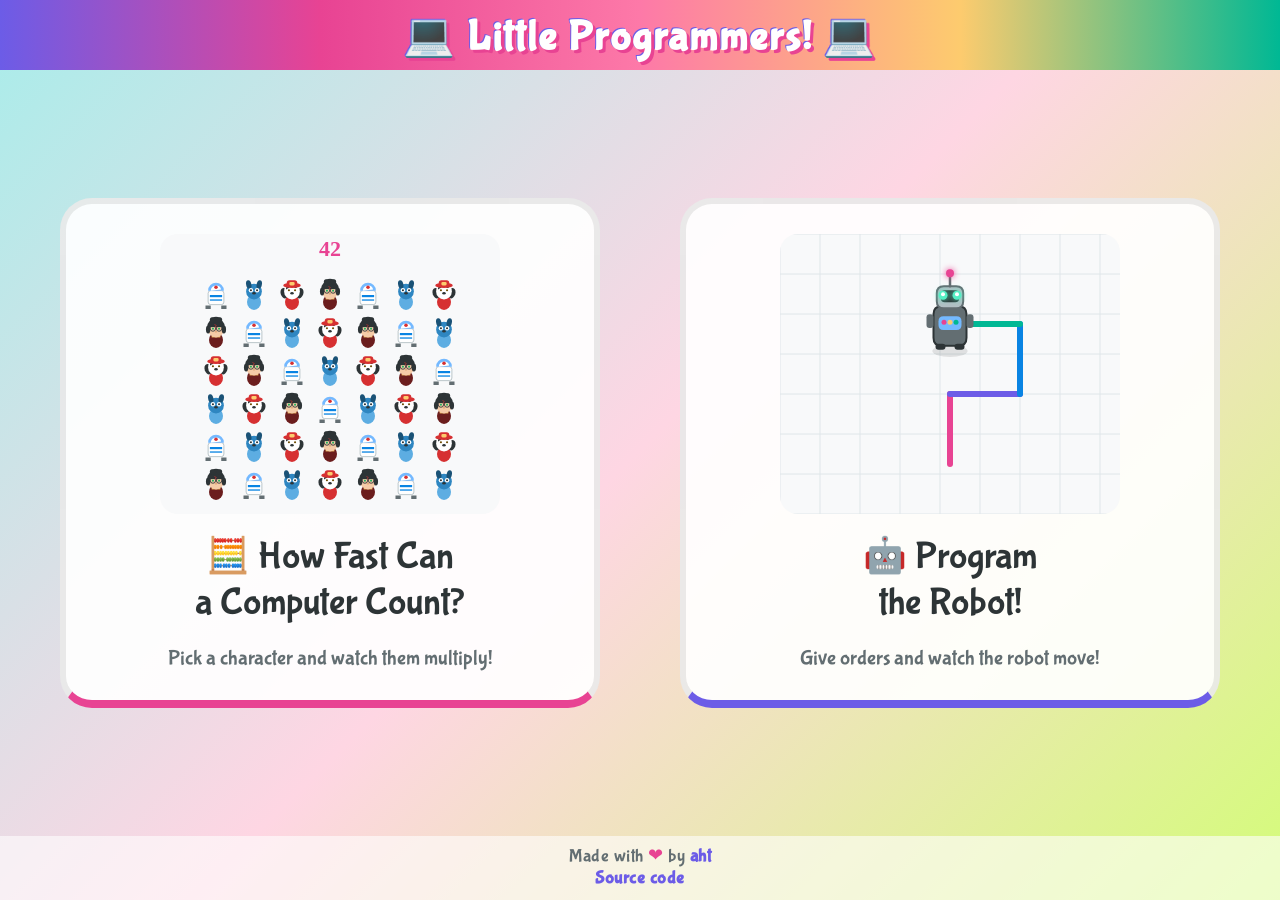
<file: index.html>
<!DOCTYPE html>
<html lang="en">
<head>
<meta charset="UTF-8">
<meta name="viewport" content="width=device-width, initial-scale=1.0">
<title>Little Programmers!</title>
<link rel="stylesheet" href="common.css">
<style>
  .menu {
    flex: 1;
    display: flex;
    align-items: center;
    justify-content: center;
    gap: 80px;
    padding: 30px 40px;
  }

  .game-btn {
    flex: 1;
    max-width: 540px;
    background: rgba(255,255,255,0.92);
    border: 6px solid rgba(0,0,0,0.08);
    border-radius: 32px;
    display: flex;
    flex-direction: column;
    align-items: center;
    justify-content: center;
    gap: 20px;
    cursor: pointer;
    transition: transform 0.2s, box-shadow 0.2s, border-color 0.2s;
    text-decoration: none;
    color: inherit;
    padding: 30px 30px;
    position: relative;
    overflow: hidden;
  }

  .game-btn:hover {
    transform: scale(1.03);
    box-shadow: 0 8px 40px rgba(0,0,0,0.18);
    border-color: #6c5ce7;
  }

  .game-btn:active {
    transform: scale(0.98);
  }

  .game-btn canvas {
    border-radius: 18px;
    flex-shrink: 0;
  }

  .game-btn .btn-title {
    font-size: 2.4rem;
    color: #2d3436;
    text-align: center;
    line-height: 1.2;
  }

  .game-btn .btn-subtitle {
    font-size: 1.3rem;
    color: #636e72;
    text-align: center;
  }

  .game-btn.counting { border-bottom: 8px solid #e84393; }
  .game-btn.robot { border-bottom: 8px solid #6c5ce7; }

  .game-btn.counting:hover { border-color: #e84393; }
  .game-btn.robot:hover { border-color: #6c5ce7; }

  .game-btn .btn-title .emoji {
    font-size: 2.2rem;
  }

  @media (max-width: 768px) {
    .menu {
      flex-direction: column;
      gap: 20px;
      padding: 20px 16px;
    }
    .game-btn {
      max-width: 100%;
      padding: 20px 16px;
    }
    .game-btn canvas {
      width: 240px;
      height: 200px;
    }
    .game-btn .btn-title {
      font-size: 1.6rem;
    }
    .game-btn .btn-subtitle {
      font-size: 1.1rem;
    }
  }
</style>
</head>
<body>

<h1>&#128187; Little Programmers! &#128187;</h1>

<div class="menu">
  <a href="count.html" class="game-btn counting">
    <canvas id="countPreview" width="340" height="280"></canvas>
    <div class="btn-title"><span class="emoji">&#129518;</span> How Fast Can<br>a Computer Count?</div>
    <div class="btn-subtitle">Pick a character and watch them multiply!</div>
  </a>

  <a href="robot.html" class="game-btn robot">
    <canvas id="robotPreview" width="340" height="280"></canvas>
    <div class="btn-title"><span class="emoji">&#129302;</span> Program<br>the Robot!</div>
    <div class="btn-subtitle">Give orders and watch the robot move!</div>
  </a>
</div>

<footer class="site-footer">Made with <span class="heart">&#10084;</span> by <a href="https://aht.es">aht</a><br><a href="https://github.com/ahachete/littleprogrammers">Source code</a></footer>

<script>
// ============================================================
// COUNTING PREVIEW — grid of mini characters
// ============================================================
(function() {
  const c = document.getElementById('countPreview');
  const ctx = c.getContext('2d');

  // Light background
  ctx.fillStyle = '#f8f9fa';
  ctx.beginPath();
  ctx.roundRect(0, 0, c.width, c.height, 14);
  ctx.fill();

  // Draw a grid of mixed mini characters
  const chars = [drawMiniR2D2, drawMiniBluey, drawMiniMarshall, drawMiniHpotter];
  const size = 28;
  const gap = 10;
  const cell = size + gap;
  const topReserved = 32; // space for counter text
  const cols = 7;
  const rows = 6;
  const offsetX = (c.width - cols * cell + gap) / 2 + size / 2;
  const offsetY = topReserved + (c.height - topReserved - rows * cell + gap) / 2 + size / 2;

  let idx = 0;
  for (let r = 0; r < rows; r++) {
    for (let col = 0; col < cols; col++) {
      const fn = chars[idx % chars.length];
      fn(ctx, offsetX + col * cell, offsetY + r * cell, size);
      idx++;
    }
  }

  // Counter overlay at top
  ctx.font = "bold 22px 'Bubblegum Sans', cursive";
  ctx.textAlign = 'center';
  ctx.fillStyle = '#e84393';
  ctx.fillText(cols * rows, c.width / 2, 22);

  function drawMiniR2D2(ctx, cx, cy, sz) {
    const s = sz / 32;
    ctx.save();
    ctx.translate(cx, cy);
    ctx.scale(s, s);
    // Legs
    ctx.fillStyle = '#636e72';
    ctx.fillRect(-12, 12, 6, 4);
    ctx.fillRect(6, 12, 6, 4);
    // Body
    ctx.fillStyle = '#fff';
    ctx.beginPath();
    ctx.roundRect(-9, -5, 18, 16, 3);
    ctx.fill();
    ctx.strokeStyle = '#b2bec3';
    ctx.lineWidth = 1;
    ctx.stroke();
    // Blue bands
    ctx.fillStyle = '#0984e3';
    ctx.fillRect(-7, 0, 14, 2.5);
    ctx.fillRect(-7, 5, 14, 1.5);
    // Dome
    ctx.fillStyle = '#74b9ff';
    ctx.beginPath();
    ctx.arc(0, -5, 9, Math.PI, 0);
    ctx.fill();
    ctx.fillStyle = '#fff';
    ctx.beginPath();
    ctx.arc(0, -5, 6, Math.PI, -0.2);
    ctx.fill();
    // Eye
    ctx.fillStyle = '#d63031';
    ctx.beginPath();
    ctx.arc(0, -9, 2, 0, Math.PI * 2);
    ctx.fill();
    ctx.restore();
  }

  function drawMiniBluey(ctx, cx, cy, sz) {
    const s = sz / 32;
    ctx.save();
    ctx.translate(cx, cy);
    ctx.scale(s, s);
    // Body
    ctx.fillStyle = '#5dade2';
    ctx.beginPath();
    ctx.ellipse(0, 8, 8, 9, 0, 0, Math.PI * 2);
    ctx.fill();
    // Head
    ctx.fillStyle = '#2e86c1';
    ctx.beginPath();
    ctx.arc(0, -4, 9, 0, Math.PI * 2);
    ctx.fill();
    // Ears
    ctx.fillStyle = '#1a5276';
    ctx.beginPath();
    ctx.ellipse(-6, -12, 3, 5, -0.2, 0, Math.PI * 2);
    ctx.fill();
    ctx.beginPath();
    ctx.ellipse(6, -12, 3, 5, 0.2, 0, Math.PI * 2);
    ctx.fill();
    // Eyes
    ctx.fillStyle = '#fff';
    ctx.beginPath();
    ctx.arc(-3.5, -5.5, 2.5, 0, Math.PI * 2);
    ctx.fill();
    ctx.beginPath();
    ctx.arc(3.5, -5.5, 2.5, 0, Math.PI * 2);
    ctx.fill();
    ctx.fillStyle = '#2d3436';
    ctx.beginPath();
    ctx.arc(-3.5, -5.5, 1.2, 0, Math.PI * 2);
    ctx.fill();
    ctx.beginPath();
    ctx.arc(3.5, -5.5, 1.2, 0, Math.PI * 2);
    ctx.fill();
    // Nose
    ctx.fillStyle = '#2d3436';
    ctx.beginPath();
    ctx.ellipse(0, -2, 2, 1.5, 0, 0, Math.PI * 2);
    ctx.fill();
    ctx.restore();
  }

  function drawMiniMarshall(ctx, cx, cy, sz) {
    const s = sz / 32;
    ctx.save();
    ctx.translate(cx, cy);
    ctx.scale(s, s);
    // Body
    ctx.fillStyle = '#d63031';
    ctx.beginPath();
    ctx.ellipse(0, 8, 8, 9, 0, 0, Math.PI * 2);
    ctx.fill();
    // Ears
    ctx.fillStyle = '#2d3436';
    ctx.beginPath();
    ctx.ellipse(-9, -2, 4, 6, -0.3, 0, Math.PI * 2);
    ctx.fill();
    ctx.beginPath();
    ctx.ellipse(9, -2, 4, 6, 0.3, 0, Math.PI * 2);
    ctx.fill();
    // Head
    ctx.fillStyle = '#fff';
    ctx.beginPath();
    ctx.arc(0, -4, 9, 0, Math.PI * 2);
    ctx.fill();
    // Spots
    ctx.fillStyle = '#2d3436';
    ctx.beginPath();
    ctx.ellipse(-5, -8, 2, 1.5, -0.3, 0, Math.PI * 2);
    ctx.fill();
    ctx.beginPath();
    ctx.ellipse(4, -9, 1.5, 1.2, 0.3, 0, Math.PI * 2);
    ctx.fill();
    // Helmet
    ctx.fillStyle = '#d63031';
    ctx.beginPath();
    ctx.ellipse(0, -11, 10, 3, 0, 0, Math.PI * 2);
    ctx.fill();
    ctx.beginPath();
    ctx.roundRect(-6, -17, 12, 7, 3);
    ctx.fill();
    ctx.fillStyle = '#fdcb6e';
    ctx.beginPath();
    ctx.roundRect(-3, -15, 6, 4, 1.5);
    ctx.fill();
    // Eyes
    ctx.fillStyle = '#fff';
    ctx.beginPath();
    ctx.arc(-3.5, -5.5, 2.5, 0, Math.PI * 2);
    ctx.fill();
    ctx.beginPath();
    ctx.arc(3.5, -5.5, 2.5, 0, Math.PI * 2);
    ctx.fill();
    ctx.fillStyle = '#6d4c00';
    ctx.beginPath();
    ctx.arc(-3.5, -5.5, 1.2, 0, Math.PI * 2);
    ctx.fill();
    ctx.beginPath();
    ctx.arc(3.5, -5.5, 1.2, 0, Math.PI * 2);
    ctx.fill();
    // Nose
    ctx.fillStyle = '#2d3436';
    ctx.beginPath();
    ctx.ellipse(0, -2, 2, 1.5, 0, 0, Math.PI * 2);
    ctx.fill();
    ctx.restore();
  }

  function drawMiniHpotter(ctx, cx, cy, sz) {
    const s = sz / 32;
    ctx.save();
    ctx.translate(cx, cy);
    ctx.scale(s, s);
    // Body (Gryffindor robe)
    ctx.fillStyle = '#6b1d1d';
    ctx.beginPath();
    ctx.ellipse(0, 8, 8, 9, 0, 0, Math.PI * 2);
    ctx.fill();
    // Scarf
    ctx.fillStyle = '#fdcb6e';
    ctx.fillRect(-5, 1, 10, 1.5);
    ctx.fillStyle = '#6b1d1d';
    ctx.fillRect(-5, 2.5, 10, 1);
    ctx.fillStyle = '#fdcb6e';
    ctx.fillRect(-5, 3.5, 10, 1.5);
    // Head
    ctx.fillStyle = '#f5cba7';
    ctx.beginPath();
    ctx.arc(0, -4, 9, 0, Math.PI * 2);
    ctx.fill();
    // Messy black hair
    ctx.fillStyle = '#2d3436';
    ctx.beginPath();
    ctx.arc(0, -7, 10, Math.PI, 0);
    ctx.fill();
    ctx.beginPath();
    ctx.ellipse(0, -15, 5, 3.5, 0, 0, Math.PI * 2);
    ctx.fill();
    ctx.beginPath();
    ctx.ellipse(-4, -15, 3, 3, -0.3, 0, Math.PI * 2);
    ctx.fill();
    ctx.beginPath();
    ctx.ellipse(4, -15, 3, 3, 0.3, 0, Math.PI * 2);
    ctx.fill();
    ctx.beginPath();
    ctx.ellipse(-9, -4, 2.5, 4.5, 0, 0, Math.PI * 2);
    ctx.fill();
    ctx.beginPath();
    ctx.ellipse(9, -4, 2.5, 4.5, 0, 0, Math.PI * 2);
    ctx.fill();
    // Lightning scar
    ctx.strokeStyle = '#d63031';
    ctx.lineWidth = 1;
    ctx.beginPath();
    ctx.moveTo(-1.5, -10);
    ctx.lineTo(0, -8.5);
    ctx.lineTo(-1, -7.5);
    ctx.lineTo(1, -6);
    ctx.stroke();
    // Glasses
    ctx.strokeStyle = '#2d3436';
    ctx.lineWidth = 1;
    ctx.beginPath();
    ctx.arc(-3.5, -5, 3, 0, Math.PI * 2);
    ctx.stroke();
    ctx.beginPath();
    ctx.arc(3.5, -5, 3, 0, Math.PI * 2);
    ctx.stroke();
    ctx.beginPath();
    ctx.moveTo(-0.5, -5);
    ctx.lineTo(0.5, -5);
    ctx.stroke();
    // Eyes (green)
    ctx.fillStyle = '#27ae60';
    ctx.beginPath();
    ctx.arc(-3.5, -5, 1.2, 0, Math.PI * 2);
    ctx.fill();
    ctx.beginPath();
    ctx.arc(3.5, -5, 1.2, 0, Math.PI * 2);
    ctx.fill();
    // Nose
    ctx.fillStyle = '#e2a77a';
    ctx.beginPath();
    ctx.ellipse(0, -1.5, 1.2, 1, 0, 0, Math.PI * 2);
    ctx.fill();
    ctx.restore();
  }
})();

// ============================================================
// ROBOT PREVIEW — the robot from robot.html on a grid
// ============================================================
(function() {
  const c = document.getElementById('robotPreview');
  const ctx = c.getContext('2d');

  // Light background with grid
  ctx.fillStyle = '#f8f9fa';
  ctx.beginPath();
  ctx.roundRect(0, 0, c.width, c.height, 14);
  ctx.fill();

  // Grid lines
  const GRID = 40;
  ctx.strokeStyle = '#dfe6e9';
  ctx.lineWidth = 1;
  for (let x = 0; x <= c.width; x += GRID) {
    ctx.beginPath(); ctx.moveTo(x, 0); ctx.lineTo(x, c.height); ctx.stroke();
  }
  for (let y = 0; y <= c.height; y += GRID) {
    ctx.beginPath(); ctx.moveTo(0, y); ctx.lineTo(c.width, y); ctx.stroke();
  }

  // Colored trail
  const trails = [
    { x1: 170, y1: 230, x2: 170, y2: 160, color: '#e84393' },
    { x1: 170, y1: 160, x2: 240, y2: 160, color: '#6c5ce7' },
    { x1: 240, y1: 160, x2: 240, y2: 90, color: '#0984e3' },
    { x1: 240, y1: 90, x2: 170, y2: 90, color: '#00b894' },
  ];
  for (const t of trails) {
    ctx.strokeStyle = t.color;
    ctx.lineWidth = 6;
    ctx.lineCap = 'round';
    ctx.beginPath();
    ctx.moveTo(t.x1, t.y1);
    ctx.lineTo(t.x2, t.y2);
    ctx.stroke();
  }

  // Robot at end of trail
  drawRobot(ctx, 170, 90, 0);

  function roundRect(ctx, x, y, w, h, r) {
    ctx.beginPath();
    ctx.moveTo(x + r, y);
    ctx.lineTo(x + w - r, y);
    ctx.quadraticCurveTo(x + w, y, x + w, y + r);
    ctx.lineTo(x + w, y + h - r);
    ctx.quadraticCurveTo(x + w, y + h, x + w - r, y + h);
    ctx.lineTo(x + r, y + h);
    ctx.quadraticCurveTo(x, y + h, x, y + h - r);
    ctx.lineTo(x, y + r);
    ctx.quadraticCurveTo(x, y, x + r, y);
    ctx.closePath();
  }

  function drawRobot(ctx, x, y, angle) {
    const R = 22;
    ctx.save();
    ctx.translate(x, y);
    ctx.rotate((angle * Math.PI) / 180);

    // Shadow
    ctx.fillStyle = 'rgba(0,0,0,0.10)';
    ctx.beginPath();
    ctx.ellipse(0, R + 5, R * 0.8, 6, 0, 0, Math.PI * 2);
    ctx.fill();

    const bw = R * 1.5, bh = R * 1.8;

    // Body
    ctx.fillStyle = '#636e72';
    roundRect(ctx, -bw/2, -bh/2 + 2, bw, bh, 8);
    ctx.fill();
    ctx.strokeStyle = '#2d3436';
    ctx.lineWidth = 2;
    roundRect(ctx, -bw/2, -bh/2 + 2, bw, bh, 8);
    ctx.stroke();

    // Chest
    ctx.fillStyle = '#74b9ff';
    roundRect(ctx, -bw/2 + 5, -bh/2 + 12, bw - 10, bh * 0.35, 5);
    ctx.fill();

    // Buttons
    const btnY = -bh/2 + 18;
    ctx.fillStyle = '#e84393';
    ctx.beginPath(); ctx.arc(-6, btnY, 2.5, 0, Math.PI*2); ctx.fill();
    ctx.fillStyle = '#fdcb6e';
    ctx.beginPath(); ctx.arc(0, btnY, 2.5, 0, Math.PI*2); ctx.fill();
    ctx.fillStyle = '#00b894';
    ctx.beginPath(); ctx.arc(6, btnY, 2.5, 0, Math.PI*2); ctx.fill();

    // Head
    const hw = R * 1.2, hh = R * 1.0;
    const headY = -bh/2 - hh/2 + 4;
    ctx.fillStyle = '#b2bec3';
    roundRect(ctx, -hw/2, headY - hh/2, hw, hh, 7);
    ctx.fill();
    ctx.strokeStyle = '#636e72';
    ctx.lineWidth = 2;
    roundRect(ctx, -hw/2, headY - hh/2, hw, hh, 7);
    ctx.stroke();

    // Visor
    ctx.fillStyle = '#2d3436';
    roundRect(ctx, -hw/2 + 4, headY - hh/2 + 4, hw - 8, hh * 0.55, 4);
    ctx.fill();

    // Eyes
    const eyeY = headY - 2;
    ctx.fillStyle = '#55efc4';
    ctx.shadowColor = '#55efc4';
    ctx.shadowBlur = 6;
    ctx.beginPath(); ctx.arc(-7, eyeY, 4.5, 0, Math.PI * 2); ctx.fill();
    ctx.beginPath(); ctx.arc(7, eyeY, 4.5, 0, Math.PI * 2); ctx.fill();
    ctx.shadowBlur = 0;

    // Pupils
    ctx.fillStyle = '#fff';
    ctx.beginPath(); ctx.arc(-7, eyeY - 1, 2, 0, Math.PI * 2); ctx.fill();
    ctx.beginPath(); ctx.arc(7, eyeY - 1, 2, 0, Math.PI * 2); ctx.fill();

    // Antenna
    ctx.strokeStyle = '#636e72';
    ctx.lineWidth = 2.5;
    ctx.beginPath();
    ctx.moveTo(0, headY - hh/2);
    ctx.lineTo(0, headY - hh/2 - 11);
    ctx.stroke();
    ctx.fillStyle = '#e84393';
    ctx.shadowColor = '#e84393';
    ctx.shadowBlur = 6;
    ctx.beginPath();
    ctx.arc(0, headY - hh/2 - 13, 4, 0, Math.PI * 2);
    ctx.fill();
    ctx.shadowBlur = 0;

    // Arms
    ctx.fillStyle = '#636e72';
    roundRect(ctx, -bw/2 - 7, -bh/2 + 10, 7, bh * 0.35, 3);
    ctx.fill();
    roundRect(ctx, bw/2, -bh/2 + 10, 7, bh * 0.35, 3);
    ctx.fill();

    // Feet
    ctx.fillStyle = '#2d3436';
    roundRect(ctx, -bw/2 + 2, bh/2, 10, 6, 3);
    ctx.fill();
    roundRect(ctx, bw/2 - 12, bh/2, 10, 6, 3);
    ctx.fill();

    ctx.restore();
  }
})();
</script>
</body>
</html>
</file>
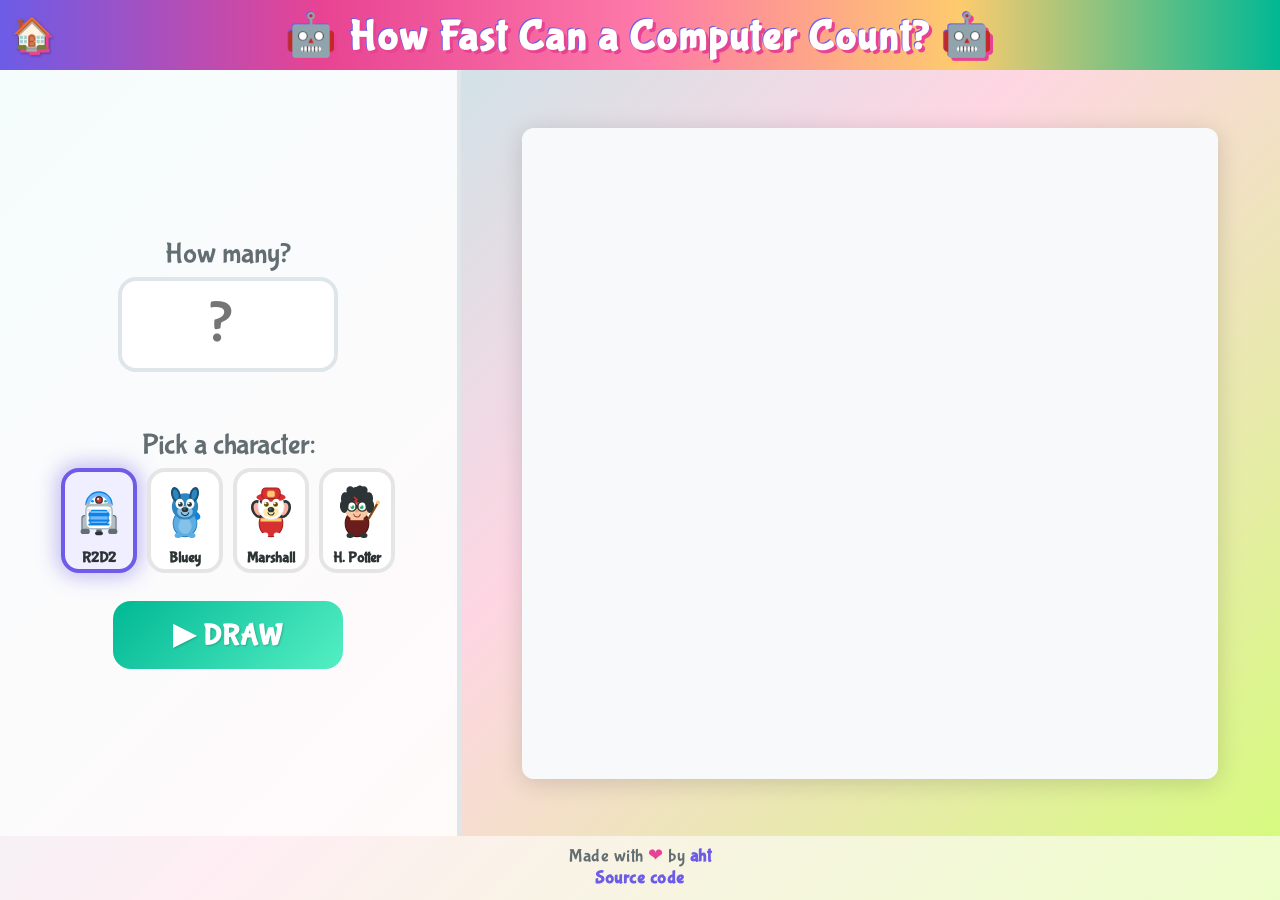
<file: count.html>
<!DOCTYPE html>
<html lang="en">
<head>
<meta charset="UTF-8">
<meta name="viewport" content="width=device-width, initial-scale=1.0">
<title>How Fast Can a Computer Count?</title>
<link rel="stylesheet" href="common.css">
<style>

  /* LEFT PANEL */
  .left-panel {
    width: 36%;
    min-width: 340px;
    display: flex;
    flex-direction: column;
    align-items: center;
    justify-content: center;
    background: rgba(255,255,255,0.88);
    border-right: 4px solid #dfe6e9;
    padding: 24px 20px;
    gap: 0;
    overflow-y: auto;
  }

  .control-group {
    display: flex;
    flex-direction: column;
    align-items: center;
    gap: 6px;
  }

  .spacer {
    height: 28px;
  }

  .section-title {
    font-size: 1.8rem;
    color: #636e72;
    text-align: center;
  }

  /* NUMBER INPUT */
  .number-input-wrap {
    display: flex;
    flex-direction: column;
    align-items: center;
    gap: 10px;
    width: 100%;
  }

  .number-input {
    width: 220px;
    font-family: inherit;
    font-size: 3.8rem;
    text-align: center;
    border: 4px solid #dfe6e9;
    border-radius: 18px;
    padding: 8px 12px;
    outline: none;
    color: #2d3436;
    transition: border-color 0.2s;
  }
  .number-input:focus {
    border-color: #6c5ce7;
  }

  /* CHARACTER PICKER */
  .char-picker {
    display: flex;
    gap: 10px;
    justify-content: center;
    flex-wrap: wrap;
  }

  .char-btn {
    display: flex;
    flex-direction: column;
    align-items: center;
    justify-content: center;
    width: 76px;
    height: 105px;
    border: 4px solid rgba(0,0,0,0.1);
    border-radius: 18px;
    cursor: pointer;
    transition: transform 0.15s, box-shadow 0.15s, border-color 0.2s;
    font-family: inherit;
    font-size: 0.95rem;
    font-weight: bold;
    color: #2d3436;
    background: #fff;
    user-select: none;
    padding: 8px;
  }
  .char-btn:hover { transform: scale(1.08); box-shadow: 0 4px 16px rgba(0,0,0,0.15); }
  .char-btn:active { transform: scale(0.95); }
  .char-btn.selected {
    border-color: #6c5ce7;
    box-shadow: 0 0 20px 4px rgba(108, 92, 231, 0.4);
    background: #f0efff;
  }

  .char-btn canvas {
    border-radius: 8px;
  }

  .char-btn .char-name {
    margin-top: 4px;
    font-size: 0.95rem;
  }

  .draw-btn {
    background: linear-gradient(135deg, #00b894, #55efc4);
    color: #fff;
    text-shadow: 1px 1px 2px rgba(0,0,0,0.2);
    font-size: 1.8rem;
    padding: 16px 60px;
  }
  .draw-btn:disabled {
    opacity: 0.5;
    cursor: not-allowed;
    transform: none !important;
    box-shadow: none !important;
  }

  canvas#countCanvas {
    border-radius: 12px;
    box-shadow: 0 4px 24px rgba(0,0,0,0.15);
  }

  @media (max-width: 768px) {
    .left-panel {
      width: 100%;
      min-width: 0;
      border-right: none;
      border-bottom: 4px solid #dfe6e9;
      padding: 16px 12px;
    }
    .char-btn {
      padding: 6px;
    }
    .number-input {
      width: 180px;
      font-size: 3rem;
    }
    .draw-btn {
      font-size: 1.5rem;
      padding: 12px 40px;
    }
    .section-title {
      font-size: 1.4rem;
    }
    .spacer {
      height: 16px;
    }
  }

</style>
</head>
<body>

<h1><a href="index.html" class="back-btn">&#x1F3E0;</a>&#129302; How Fast Can a Computer Count? &#129302;</h1>

<div class="container">
  <div class="left-panel">
    <div class="control-group">
      <div class="section-title">How many?</div>
      <div class="number-input-wrap">
        <input type="number" class="number-input" id="numberInput" placeholder="?" min="1" max="1000">
      </div>
    </div>

    <div class="spacer"></div>
    <div class="spacer"></div>

    <div class="control-group">
      <div class="section-title">Pick a character:</div>
      <div class="char-picker">
        <button class="char-btn selected" id="charR2d2" onclick="selectChar('r2d2')">
          <canvas width="60" height="70" id="previewR2D2"></canvas>
          <span class="char-name">R2D2</span>
        </button>
        <button class="char-btn" id="charBluey" onclick="selectChar('bluey')">
          <canvas width="60" height="70" id="previewBluey"></canvas>
          <span class="char-name">Bluey</span>
        </button>
        <button class="char-btn" id="charMarshall" onclick="selectChar('marshall')">
          <canvas width="60" height="70" id="previewMarshall"></canvas>
          <span class="char-name">Marshall</span>
        </button>
        <button class="char-btn" id="charHpotter" onclick="selectChar('hpotter')">
          <canvas width="60" height="70" id="previewHpotter"></canvas>
          <span class="char-name">H. Potter</span>
        </button>
      </div>
    </div>

    <div class="spacer"></div>

    <button class="ctrl-btn draw-btn" id="drawBtn" onclick="startDraw()">&#9654; DRAW</button>
  </div>

  <div class="right-panel">
    <canvas id="countCanvas"></canvas>
  </div>
</div>

<footer class="site-footer">Made with <span class="heart">&#10084;</span> by <a href="https://aht.es">aht</a><br><a href="https://github.com/ahachete/littleprogrammers">Source code</a></footer>

<script>
// ============================================================
// STATE
// ============================================================
let selectedChar = 'r2d2';
let animating = false;
let animFrameId = null;

// ============================================================
// CANVAS SETUP
// ============================================================
const canvas = document.getElementById('countCanvas');
const ctx = canvas.getContext('2d');

function resizeCanvas() {
  const panel = document.querySelector('.right-panel');
  const w = panel.clientWidth * 0.85;
  const h = panel.clientHeight * 0.85;
  canvas.width = w;
  canvas.height = h;
  clearCanvas();
}

function clearCanvas() {
  ctx.fillStyle = '#f8f9fa';
  ctx.fillRect(0, 0, canvas.width, canvas.height);
}

function drawCounter(current, total, done) {
  // Clear counter area
  ctx.fillStyle = '#f8f9fa';
  ctx.fillRect(0, 0, canvas.width, 36);
  // Draw text centered at top
  ctx.font = "bold 24px 'Bubblegum Sans', cursive";
  ctx.textAlign = 'center';
  ctx.textBaseline = 'middle';
  ctx.fillStyle = done ? '#e84393' : '#6c5ce7';
  const text = done ? current.toString() : current.toString();
  ctx.fillText(text, canvas.width / 2, 20);
  ctx.textAlign = 'start';
  ctx.textBaseline = 'alphabetic';
}

window.addEventListener('resize', resizeCanvas);
setTimeout(resizeCanvas, 50);

// ============================================================
// CHARACTER DRAWING FUNCTIONS (nominal 32px design space)
// ============================================================
function drawR2D2(targetCtx, cx, cy, size) {
  const s = size / 32;
  targetCtx.save();
  targetCtx.translate(cx, cy);
  targetCtx.scale(s, s);

  // Center leg (middle support)
  targetCtx.fillStyle = '#636e72';
  targetCtx.beginPath();
  targetCtx.roundRect(-2, 8, 4, 8, 1);
  targetCtx.fill();
  // Center foot
  targetCtx.fillStyle = '#2d3436';
  targetCtx.beginPath();
  targetCtx.roundRect(-3, 14, 6, 3, 1.5);
  targetCtx.fill();

  // Side legs
  targetCtx.fillStyle = '#b2bec3';
  targetCtx.beginPath();
  targetCtx.roundRect(-13, 2, 5, 12, 2);
  targetCtx.fill();
  targetCtx.strokeStyle = '#636e72';
  targetCtx.lineWidth = 0.8;
  targetCtx.stroke();
  targetCtx.beginPath();
  targetCtx.roundRect(8, 2, 5, 12, 2);
  targetCtx.fill();
  targetCtx.stroke();
  // Side feet
  targetCtx.fillStyle = '#636e72';
  targetCtx.beginPath();
  targetCtx.roundRect(-14, 12, 7, 4, 2);
  targetCtx.fill();
  targetCtx.beginPath();
  targetCtx.roundRect(7, 12, 7, 4, 2);
  targetCtx.fill();

  // Body (white cylinder with outline)
  targetCtx.fillStyle = '#fff';
  targetCtx.beginPath();
  targetCtx.roundRect(-10, -6, 20, 18, 4);
  targetCtx.fill();
  targetCtx.strokeStyle = '#b2bec3';
  targetCtx.lineWidth = 1.2;
  targetCtx.stroke();

  // Blue detail panel (center rectangle)
  targetCtx.fillStyle = '#74b9ff';
  targetCtx.beginPath();
  targetCtx.roundRect(-7, -2, 14, 10, 2);
  targetCtx.fill();
  targetCtx.strokeStyle = '#0984e3';
  targetCtx.lineWidth = 0.8;
  targetCtx.stroke();

  // Blue detail bands
  targetCtx.fillStyle = '#0984e3';
  targetCtx.fillRect(-8, 0, 16, 2.5);
  targetCtx.fillRect(-8, 5, 16, 1.5);
  targetCtx.fillRect(-8, 8, 16, 1.5);

  // Small vents / details on body sides
  targetCtx.fillStyle = '#dfe6e9';
  targetCtx.fillRect(-9, -3, 3, 2);
  targetCtx.fillRect(6, -3, 3, 2);

  // Dome (silver/blue)
  targetCtx.fillStyle = '#74b9ff';
  targetCtx.beginPath();
  targetCtx.arc(0, -6, 10, Math.PI, 0);
  targetCtx.fill();
  targetCtx.strokeStyle = '#0984e3';
  targetCtx.lineWidth = 1;
  targetCtx.stroke();
  // White highlight on dome
  targetCtx.fillStyle = '#fff';
  targetCtx.beginPath();
  targetCtx.arc(0, -6, 7, Math.PI, -0.2);
  targetCtx.fill();
  // Silver dome band
  targetCtx.fillStyle = '#b2bec3';
  targetCtx.fillRect(-10, -7, 20, 2);

  // Main eye (red/dark lens)
  targetCtx.fillStyle = '#2d3436';
  targetCtx.beginPath();
  targetCtx.arc(0, -10, 3, 0, Math.PI * 2);
  targetCtx.fill();
  targetCtx.fillStyle = '#d63031';
  targetCtx.beginPath();
  targetCtx.arc(0, -10, 2, 0, Math.PI * 2);
  targetCtx.fill();
  // Eye highlight
  targetCtx.fillStyle = '#fff';
  targetCtx.beginPath();
  targetCtx.arc(-0.7, -10.7, 0.8, 0, Math.PI * 2);
  targetCtx.fill();

  // Small blue indicator lights
  targetCtx.fillStyle = '#0984e3';
  targetCtx.beginPath();
  targetCtx.arc(-5, -9, 1, 0, Math.PI * 2);
  targetCtx.fill();
  targetCtx.fillStyle = '#00b894';
  targetCtx.beginPath();
  targetCtx.arc(5, -9, 1, 0, Math.PI * 2);
  targetCtx.fill();

  targetCtx.restore();
}

function drawBluey(targetCtx, cx, cy, size) {
  const s = size / 32;
  targetCtx.save();
  targetCtx.translate(cx, cy);
  targetCtx.scale(s, s);

  // Tail (behind body)
  targetCtx.fillStyle = '#0984e3';
  targetCtx.beginPath();
  targetCtx.ellipse(8, 2, 4, 3, 0.6, 0, Math.PI * 2);
  targetCtx.fill();

  // Body oval (lighter blue)
  targetCtx.fillStyle = '#5dade2';
  targetCtx.beginPath();
  targetCtx.ellipse(0, 8, 9, 10, 0, 0, Math.PI * 2);
  targetCtx.fill();
  targetCtx.strokeStyle = '#2e86c1';
  targetCtx.lineWidth = 0.8;
  targetCtx.stroke();

  // Belly (lighter patch)
  targetCtx.fillStyle = '#85c1e9';
  targetCtx.beginPath();
  targetCtx.ellipse(0, 10, 5, 6, 0, 0, Math.PI * 2);
  targetCtx.fill();

  // Little feet
  targetCtx.fillStyle = '#5dade2';
  targetCtx.beginPath();
  targetCtx.ellipse(-5, 17, 3, 2, -0.15, 0, Math.PI * 2);
  targetCtx.fill();
  targetCtx.beginPath();
  targetCtx.ellipse(5, 17, 3, 2, 0.15, 0, Math.PI * 2);
  targetCtx.fill();

  // Head (blue circle)
  targetCtx.fillStyle = '#2e86c1';
  targetCtx.beginPath();
  targetCtx.arc(0, -5, 10, 0, Math.PI * 2);
  targetCtx.fill();

  // Muzzle (lighter blue snout)
  targetCtx.fillStyle = '#85c1e9';
  targetCtx.beginPath();
  targetCtx.ellipse(0, -1, 6, 4.5, 0, 0, Math.PI * 2);
  targetCtx.fill();

  // Ears (darker blue, pointy-ish)
  targetCtx.fillStyle = '#1a5276';
  targetCtx.beginPath();
  targetCtx.ellipse(-7, -14, 3.5, 6, -0.25, 0, Math.PI * 2);
  targetCtx.fill();
  targetCtx.beginPath();
  targetCtx.ellipse(7, -14, 3.5, 6, 0.25, 0, Math.PI * 2);
  targetCtx.fill();
  // Inner ear
  targetCtx.fillStyle = '#2e86c1';
  targetCtx.beginPath();
  targetCtx.ellipse(-7, -14, 2, 4, -0.25, 0, Math.PI * 2);
  targetCtx.fill();
  targetCtx.beginPath();
  targetCtx.ellipse(7, -14, 2, 4, 0.25, 0, Math.PI * 2);
  targetCtx.fill();

  // Eyes (white oval + black pupil + highlight)
  targetCtx.fillStyle = '#fff';
  targetCtx.beginPath();
  targetCtx.ellipse(-4, -7, 3.2, 3.8, 0, 0, Math.PI * 2);
  targetCtx.fill();
  targetCtx.beginPath();
  targetCtx.ellipse(4, -7, 3.2, 3.8, 0, 0, Math.PI * 2);
  targetCtx.fill();
  // Pupils
  targetCtx.fillStyle = '#2d3436';
  targetCtx.beginPath();
  targetCtx.arc(-3.5, -6.5, 1.8, 0, Math.PI * 2);
  targetCtx.fill();
  targetCtx.beginPath();
  targetCtx.arc(3.5, -6.5, 1.8, 0, Math.PI * 2);
  targetCtx.fill();
  // Eye highlights
  targetCtx.fillStyle = '#fff';
  targetCtx.beginPath();
  targetCtx.arc(-4.2, -7.4, 0.8, 0, Math.PI * 2);
  targetCtx.fill();
  targetCtx.beginPath();
  targetCtx.arc(2.8, -7.4, 0.8, 0, Math.PI * 2);
  targetCtx.fill();

  // Nose (dark brown oval)
  targetCtx.fillStyle = '#2d3436';
  targetCtx.beginPath();
  targetCtx.ellipse(0, -2.5, 2.5, 1.8, 0, 0, Math.PI * 2);
  targetCtx.fill();
  // Nose highlight
  targetCtx.fillStyle = '#636e72';
  targetCtx.beginPath();
  targetCtx.ellipse(-0.5, -3, 1, 0.6, 0, 0, Math.PI * 2);
  targetCtx.fill();

  // Mouth (little smile)
  targetCtx.strokeStyle = '#2d3436';
  targetCtx.lineWidth = 0.8;
  targetCtx.beginPath();
  targetCtx.arc(0, -1, 3, 0.2, Math.PI - 0.2);
  targetCtx.stroke();

  targetCtx.restore();
}

function drawMarshall(targetCtx, cx, cy, size) {
  const s = size / 32;
  targetCtx.save();
  targetCtx.translate(cx, cy);
  targetCtx.scale(s, s);

  // Body (red fire vest)
  targetCtx.fillStyle = '#d63031';
  targetCtx.beginPath();
  targetCtx.ellipse(0, 8, 9, 10, 0, 0, Math.PI * 2);
  targetCtx.fill();
  targetCtx.strokeStyle = '#a71d1d';
  targetCtx.lineWidth = 0.8;
  targetCtx.stroke();

  // Yellow stripe across vest
  targetCtx.fillStyle = '#fdcb6e';
  targetCtx.fillRect(-8, 4, 16, 2.5);

  // Collar / darker edge
  targetCtx.fillStyle = '#a71d1d';
  targetCtx.beginPath();
  targetCtx.ellipse(0, 1, 7, 3, 0, 0, Math.PI);
  targetCtx.fill();

  // Little feet
  targetCtx.fillStyle = '#fff';
  targetCtx.beginPath();
  targetCtx.ellipse(-5, 17, 3, 2, -0.15, 0, Math.PI * 2);
  targetCtx.fill();
  targetCtx.beginPath();
  targetCtx.ellipse(5, 17, 3, 2, 0.15, 0, Math.PI * 2);
  targetCtx.fill();

  // Ears (dark, floppy - behind head)
  targetCtx.fillStyle = '#2d3436';
  targetCtx.beginPath();
  targetCtx.ellipse(-10, -3, 5, 7, -0.35, 0, Math.PI * 2);
  targetCtx.fill();
  targetCtx.beginPath();
  targetCtx.ellipse(10, -3, 5, 7, 0.35, 0, Math.PI * 2);
  targetCtx.fill();
  // Inner ear (pink)
  targetCtx.fillStyle = '#fab1a0';
  targetCtx.beginPath();
  targetCtx.ellipse(-10, -3, 3, 5, -0.35, 0, Math.PI * 2);
  targetCtx.fill();
  targetCtx.beginPath();
  targetCtx.ellipse(10, -3, 3, 5, 0.35, 0, Math.PI * 2);
  targetCtx.fill();

  // Head (white dalmatian base)
  targetCtx.fillStyle = '#fff';
  targetCtx.beginPath();
  targetCtx.arc(0, -5, 10, 0, Math.PI * 2);
  targetCtx.fill();
  targetCtx.strokeStyle = '#dfe6e9';
  targetCtx.lineWidth = 0.6;
  targetCtx.stroke();

  // Dalmatian spots
  targetCtx.fillStyle = '#2d3436';
  targetCtx.beginPath();
  targetCtx.ellipse(-6, -9, 2.5, 2, -0.3, 0, Math.PI * 2);
  targetCtx.fill();
  targetCtx.beginPath();
  targetCtx.ellipse(5, -10, 2, 1.5, 0.4, 0, Math.PI * 2);
  targetCtx.fill();
  targetCtx.beginPath();
  targetCtx.ellipse(2, -3, 1.5, 1.2, 0, 0, Math.PI * 2);
  targetCtx.fill();

  // Muzzle (lighter)
  targetCtx.fillStyle = '#ffeaa7';
  targetCtx.beginPath();
  targetCtx.ellipse(0, -1, 6, 4.5, 0, 0, Math.PI * 2);
  targetCtx.fill();

  // Fire helmet - brim
  targetCtx.fillStyle = '#d63031';
  targetCtx.beginPath();
  targetCtx.ellipse(0, -12, 11, 3.5, 0, 0, Math.PI * 2);
  targetCtx.fill();
  // Helmet top
  targetCtx.fillStyle = '#d63031';
  targetCtx.beginPath();
  targetCtx.roundRect(-7, -19, 14, 8, 3);
  targetCtx.fill();
  targetCtx.strokeStyle = '#a71d1d';
  targetCtx.lineWidth = 0.8;
  targetCtx.stroke();
  // Helmet badge/shield (yellow)
  targetCtx.fillStyle = '#fdcb6e';
  targetCtx.beginPath();
  targetCtx.roundRect(-3, -17, 6, 5, 1.5);
  targetCtx.fill();
  targetCtx.strokeStyle = '#e17055';
  targetCtx.lineWidth = 0.5;
  targetCtx.stroke();

  // Eyes (white oval + black pupil + highlight)
  targetCtx.fillStyle = '#fff';
  targetCtx.beginPath();
  targetCtx.ellipse(-4, -7, 3.2, 3.8, 0, 0, Math.PI * 2);
  targetCtx.fill();
  targetCtx.beginPath();
  targetCtx.ellipse(4, -7, 3.2, 3.8, 0, 0, Math.PI * 2);
  targetCtx.fill();
  // Pupils
  targetCtx.fillStyle = '#6d4c00';
  targetCtx.beginPath();
  targetCtx.arc(-3.5, -6.5, 1.8, 0, Math.PI * 2);
  targetCtx.fill();
  targetCtx.beginPath();
  targetCtx.arc(3.5, -6.5, 1.8, 0, Math.PI * 2);
  targetCtx.fill();
  // Eye highlights
  targetCtx.fillStyle = '#fff';
  targetCtx.beginPath();
  targetCtx.arc(-4.2, -7.4, 0.8, 0, Math.PI * 2);
  targetCtx.fill();
  targetCtx.beginPath();
  targetCtx.arc(2.8, -7.4, 0.8, 0, Math.PI * 2);
  targetCtx.fill();

  // Nose (dark, round)
  targetCtx.fillStyle = '#2d3436';
  targetCtx.beginPath();
  targetCtx.ellipse(0, -2.5, 2.5, 2, 0, 0, Math.PI * 2);
  targetCtx.fill();
  // Nose highlight
  targetCtx.fillStyle = '#636e72';
  targetCtx.beginPath();
  targetCtx.ellipse(-0.5, -3, 1, 0.6, 0, 0, Math.PI * 2);
  targetCtx.fill();

  // Mouth (little smile)
  targetCtx.strokeStyle = '#2d3436';
  targetCtx.lineWidth = 0.8;
  targetCtx.beginPath();
  targetCtx.arc(0, -1, 2.5, 0.2, Math.PI - 0.2);
  targetCtx.stroke();

  targetCtx.restore();
}

function drawHpotter(targetCtx, cx, cy, size) {
  const s = size / 32;
  targetCtx.save();
  targetCtx.translate(cx, cy);
  targetCtx.scale(s, s);

  // Robe / body (dark Gryffindor red)
  targetCtx.fillStyle = '#6b1d1d';
  targetCtx.beginPath();
  targetCtx.ellipse(0, 8, 9, 10, 0, 0, Math.PI * 2);
  targetCtx.fill();
  targetCtx.strokeStyle = '#4a1010';
  targetCtx.lineWidth = 0.8;
  targetCtx.stroke();

  // Gryffindor scarf stripes (gold + maroon)
  targetCtx.fillStyle = '#fdcb6e';
  targetCtx.fillRect(-5, 0, 10, 2);
  targetCtx.fillStyle = '#6b1d1d';
  targetCtx.fillRect(-5, 2, 10, 1.5);
  targetCtx.fillStyle = '#fdcb6e';
  targetCtx.fillRect(-5, 3.5, 10, 2);

  // Robe collar
  targetCtx.fillStyle = '#4a1010';
  targetCtx.beginPath();
  targetCtx.ellipse(0, 1, 6, 2.5, 0, 0, Math.PI);
  targetCtx.fill();

  // Little feet (dark shoes)
  targetCtx.fillStyle = '#2d3436';
  targetCtx.beginPath();
  targetCtx.ellipse(-5, 17, 3, 2, -0.15, 0, Math.PI * 2);
  targetCtx.fill();
  targetCtx.beginPath();
  targetCtx.ellipse(5, 17, 3, 2, 0.15, 0, Math.PI * 2);
  targetCtx.fill();

  // Wand (right side, sticking out)
  targetCtx.strokeStyle = '#8B4513';
  targetCtx.lineWidth = 1.8;
  targetCtx.lineCap = 'round';
  targetCtx.beginPath();
  targetCtx.moveTo(9, 4);
  targetCtx.lineTo(16, -8);
  targetCtx.stroke();
  // Wand tip sparkle
  targetCtx.fillStyle = '#fdcb6e';
  targetCtx.beginPath();
  targetCtx.arc(16, -8, 1.5, 0, Math.PI * 2);
  targetCtx.fill();

  // Head (skin tone)
  targetCtx.fillStyle = '#f5cba7';
  targetCtx.beginPath();
  targetCtx.arc(0, -5, 10, 0, Math.PI * 2);
  targetCtx.fill();

  // Messy black hair
  targetCtx.fillStyle = '#2d3436';
  // Hair top mass
  targetCtx.beginPath();
  targetCtx.arc(0, -8, 11, Math.PI, 0);
  targetCtx.fill();
  // Messy tufts
  targetCtx.beginPath();
  targetCtx.ellipse(-8, -10, 4, 6, -0.3, 0, Math.PI * 2);
  targetCtx.fill();
  targetCtx.beginPath();
  targetCtx.ellipse(8, -10, 4, 6, 0.3, 0, Math.PI * 2);
  targetCtx.fill();
  targetCtx.beginPath();
  targetCtx.ellipse(0, -16, 5, 4, 0, 0, Math.PI * 2);
  targetCtx.fill();
  // Extra messy spikes
  targetCtx.beginPath();
  targetCtx.ellipse(-5, -17, 3, 3.5, -0.4, 0, Math.PI * 2);
  targetCtx.fill();
  targetCtx.beginPath();
  targetCtx.ellipse(5, -17, 3, 3.5, 0.4, 0, Math.PI * 2);
  targetCtx.fill();
  targetCtx.beginPath();
  targetCtx.ellipse(2, -18, 2.5, 3, 0.2, 0, Math.PI * 2);
  targetCtx.fill();
  // Hair sides
  targetCtx.beginPath();
  targetCtx.ellipse(-10, -5, 3, 5, -0.1, 0, Math.PI * 2);
  targetCtx.fill();
  targetCtx.beginPath();
  targetCtx.ellipse(10, -5, 3, 5, 0.1, 0, Math.PI * 2);
  targetCtx.fill();

  // Lightning bolt scar
  targetCtx.strokeStyle = '#d63031';
  targetCtx.lineWidth = 1.2;
  targetCtx.lineJoin = 'round';
  targetCtx.beginPath();
  targetCtx.moveTo(-2, -12);
  targetCtx.lineTo(0, -10);
  targetCtx.lineTo(-1.5, -9);
  targetCtx.lineTo(1, -7);
  targetCtx.stroke();

  // Glasses - round frames
  targetCtx.strokeStyle = '#2d3436';
  targetCtx.lineWidth = 1.2;
  // Left lens
  targetCtx.beginPath();
  targetCtx.arc(-4, -5, 3.5, 0, Math.PI * 2);
  targetCtx.stroke();
  // Right lens
  targetCtx.beginPath();
  targetCtx.arc(4, -5, 3.5, 0, Math.PI * 2);
  targetCtx.stroke();
  // Bridge
  targetCtx.beginPath();
  targetCtx.moveTo(-0.5, -5);
  targetCtx.lineTo(0.5, -5);
  targetCtx.stroke();

  // Eyes (green - Harry's signature)
  targetCtx.fillStyle = '#fff';
  targetCtx.beginPath();
  targetCtx.ellipse(-4, -5, 2.5, 3, 0, 0, Math.PI * 2);
  targetCtx.fill();
  targetCtx.beginPath();
  targetCtx.ellipse(4, -5, 2.5, 3, 0, 0, Math.PI * 2);
  targetCtx.fill();
  // Green pupils
  targetCtx.fillStyle = '#27ae60';
  targetCtx.beginPath();
  targetCtx.arc(-3.5, -4.5, 1.5, 0, Math.PI * 2);
  targetCtx.fill();
  targetCtx.beginPath();
  targetCtx.arc(3.5, -4.5, 1.5, 0, Math.PI * 2);
  targetCtx.fill();
  // Eye highlights
  targetCtx.fillStyle = '#fff';
  targetCtx.beginPath();
  targetCtx.arc(-4.2, -5.5, 0.7, 0, Math.PI * 2);
  targetCtx.fill();
  targetCtx.beginPath();
  targetCtx.arc(2.8, -5.5, 0.7, 0, Math.PI * 2);
  targetCtx.fill();

  // Nose
  targetCtx.fillStyle = '#e2a77a';
  targetCtx.beginPath();
  targetCtx.ellipse(0, -1.5, 1.5, 1.2, 0, 0, Math.PI * 2);
  targetCtx.fill();

  // Mouth (small smile)
  targetCtx.strokeStyle = '#c0392b';
  targetCtx.lineWidth = 0.8;
  targetCtx.beginPath();
  targetCtx.arc(0, 0.5, 2.5, 0.2, Math.PI - 0.2);
  targetCtx.stroke();

  targetCtx.restore();
}

const DRAW_FNS = { r2d2: drawR2D2, bluey: drawBluey, marshall: drawMarshall, hpotter: drawHpotter };

// ============================================================
// PREVIEW THUMBNAILS
// ============================================================
function drawPreviews() {
  const chars = ['R2D2', 'Bluey', 'Marshall', 'Hpotter'];
  const fns = [drawR2D2, drawBluey, drawMarshall, drawHpotter];
  for (let i = 0; i < chars.length; i++) {
    const c = document.getElementById('preview' + chars[i]);
    const pctx = c.getContext('2d');
    pctx.clearRect(0, 0, 60, 70);
    fns[i](pctx, 30, 38, 42);
  }
}
setTimeout(drawPreviews, 60);

// ============================================================
// CHARACTER SELECTION
// ============================================================
function selectChar(name) {
  selectedChar = name;
  document.querySelectorAll('.char-btn').forEach(b => b.classList.remove('selected'));
  const id = 'char' + name.charAt(0).toUpperCase() + name.slice(1);
  document.getElementById(id).classList.add('selected');
}

// ============================================================
// GRID LAYOUT CALCULATION
// Constant real-estate: icons + gaps fill ~80% of canvas area.
// Fewer icons = bigger icons; more icons = smaller icons.
// ============================================================
function calcGrid(n, canvasW, canvasH) {
  const padding = 16;
  const availW = Math.max(1, canvasW - padding * 2);
  const availH = Math.max(1, canvasH - padding * 2);
  const gapRatio = 0.35;  // gap = 35% of icon size

  // For small N, icons should fill the width; for large N, pack tightly.
  // Strategy: compute ideal icon size so that a single row of N spans availW,
  // then allow wrapping if icons would be too small.
  // First, try fitting all in one row:
  let iconSize = availW / (n * (1 + gapRatio));

  // If that makes icons too large vertically (more than ~40% of canvas height),
  // or if N is large enough to benefit from multiple rows, use area-based calc.
  const maxIconFromHeight = availH * 0.4;
  if (iconSize > maxIconFromHeight || n > 20) {
    // Area-based: fill ~85% of canvas
    const fillRatio = 0.85;
    const targetArea = fillRatio * availW * availH;
    let cellSize = Math.sqrt(targetArea / n);
    iconSize = cellSize / (1 + gapRatio);
  }

  // Clamp: min 14, no hard max (let small counts be big)
  iconSize = Math.max(14, iconSize);
  const gap = Math.max(3, iconSize * gapRatio);
  let cellSize = iconSize + gap;

  // How many cols fit?
  const cols = Math.max(1, Math.floor(availW / cellSize));
  const rows = Math.ceil(n / cols);

  // If rows overflow vertically, shrink to fit
  if (rows * cellSize > availH) {
    const fitCellH = availH / rows;
    const fitIcon = fitCellH / (1 + gapRatio);
    iconSize = Math.max(14, fitIcon);
    cellSize = iconSize + Math.max(3, iconSize * gapRatio);
  }

  const actualCols = Math.max(1, Math.floor(availW / cellSize));
  const actualRows = Math.ceil(n / actualCols);

  // Center the grid
  const gridW = actualCols * cellSize;
  const gridH = actualRows * cellSize;
  const offsetX = padding + (availW - gridW) / 2 + cellSize / 2;
  const offsetY = padding + (availH - gridH) / 2 + cellSize / 2;

  return { iconSize, cols: actualCols, cellSize, offsetX, offsetY };
}

function getItemPos(index, grid) {
  const col = index % grid.cols;
  const row = Math.floor(index / grid.cols);
  return {
    x: grid.offsetX + col * grid.cellSize,
    y: grid.offsetY + row * grid.cellSize
  };
}

// ============================================================
// ANIMATION
// ============================================================
function startDraw() {
  if (animating) return;

  const input = document.getElementById('numberInput');
  let n = parseInt(input.value, 10);
  if (isNaN(n) || n < 1) n = 1;
  if (n > 1000) n = 1000;
  input.value = n;

  animating = true;
  document.getElementById('drawBtn').disabled = true;

  // Re-measure canvas to match current panel size (layout may have shifted on mobile)
  resizeCanvas();

  const counterH = 38; // reserved height for counter at top
  const grid = calcGrid(n, canvas.width, canvas.height - counterH);
  // Shift grid down to leave room for counter
  grid.offsetY += counterH;
  const drawFn = DRAW_FNS[selectedChar];

  // Scale duration: small N is quick, large N gets the full 6s.
  // e.g. 2 items ~0.8s, 5 items ~1.5s, 20 items ~3s, 100+ items ~6s.
  const totalDuration = Math.min(6000, 400 * Math.pow(n, 0.55));

  // Each item gets a time slot. Spacing between consecutive items is even,
  // but we compress the second half so it accelerates.
  // time(i) = totalDuration * ((i+1)/n)^0.3  — first items get most time.
  const itemTimes = [];
  for (let i = 0; i < n; i++) {
    const t = Math.pow((i + 1) / n, 0.3);
    itemTimes.push(totalDuration * t);
  }

  let drawnCount = 0;
  const startTime = performance.now();

  // Play initial boop
  playBoop();

  function frame(now) {
    const elapsed = now - startTime;

    // Determine how many items should be drawn by now
    let targetCount = drawnCount;
    while (targetCount < n && itemTimes[targetCount] <= elapsed) {
      targetCount++;
    }

    // Draw all newly-due items
    if (targetCount > drawnCount) {
      for (let i = drawnCount; i < targetCount; i++) {
        const pos = getItemPos(i, grid);
        drawFn(ctx, pos.x, pos.y, grid.iconSize);
      }
      drawnCount = targetCount;
      drawCounter(drawnCount, n, false);
    }

    if (drawnCount < n) {
      animFrameId = requestAnimationFrame(frame);
    } else {
      drawCounter(n, n, true);
      animating = false;
      document.getElementById('drawBtn').disabled = false;
      playCelebration();
      launchConfetti();
    }
  }

  // Draw the first item immediately (no wait)
  const pos0 = getItemPos(0, grid);
  drawFn(ctx, pos0.x, pos0.y, grid.iconSize);
  drawnCount = 1;
  drawCounter(1, n, false);
  if (n === 1) {
    drawCounter(1, 1, true);
    animating = false;
    document.getElementById('drawBtn').disabled = false;
    playCelebration();
    launchConfetti();
  } else {
    animFrameId = requestAnimationFrame(frame);
  }
}

// ============================================================
// SOUNDS (Web Audio API)
// ============================================================
let audioCtx = null;
function getAudioCtx() {
  if (!audioCtx) audioCtx = new (window.AudioContext || window.webkitAudioContext)();
  return audioCtx;
}

function playBoop(freq = 440) {
  try {
    const ctx = getAudioCtx();
    const osc = ctx.createOscillator();
    const gain = ctx.createGain();
    osc.type = 'sine';
    osc.frequency.value = freq;
    gain.gain.setValueAtTime(0.15, ctx.currentTime);
    gain.gain.exponentialRampToValueAtTime(0.001, ctx.currentTime + 0.15);
    osc.connect(gain);
    gain.connect(ctx.destination);
    osc.start();
    osc.stop(ctx.currentTime + 0.15);
  } catch(e) {}
}

function playCelebration() {
  try {
    const ctx = getAudioCtx();
    const notes = [523, 659, 784, 1047, 784, 1047];
    notes.forEach((freq, i) => {
      const osc = ctx.createOscillator();
      const gain = ctx.createGain();
      osc.type = 'triangle';
      osc.frequency.value = freq;
      const t = ctx.currentTime + i * 0.12;
      gain.gain.setValueAtTime(0.2, t);
      gain.gain.exponentialRampToValueAtTime(0.001, t + 0.2);
      osc.connect(gain);
      gain.connect(ctx.destination);
      osc.start(t);
      osc.stop(t + 0.25);
    });
  } catch(e) {}
}

// ============================================================
// CONFETTI
// ============================================================
function launchConfetti() {
  const colors = ['#e84393','#6c5ce7','#0984e3','#00b894','#fdcb6e','#e17055','#d63031','#00cec9','#fd79a8','#a29bfe'];
  for (let i = 0; i < 80; i++) {
    const piece = document.createElement('div');
    piece.className = 'confetti-piece';
    piece.style.background = colors[Math.floor(Math.random() * colors.length)];
    piece.style.left = Math.random() * 100 + 'vw';
    piece.style.top = '-10px';
    piece.style.width = (8 + Math.random() * 10) + 'px';
    piece.style.height = (8 + Math.random() * 10) + 'px';
    piece.style.animationDuration = (2 + Math.random() * 2) + 's';
    piece.style.animationDelay = Math.random() * 0.5 + 's';
    document.body.appendChild(piece);
    setTimeout(() => piece.remove(), 4000);
  }
}
</script>
</body>
</html>
</file>
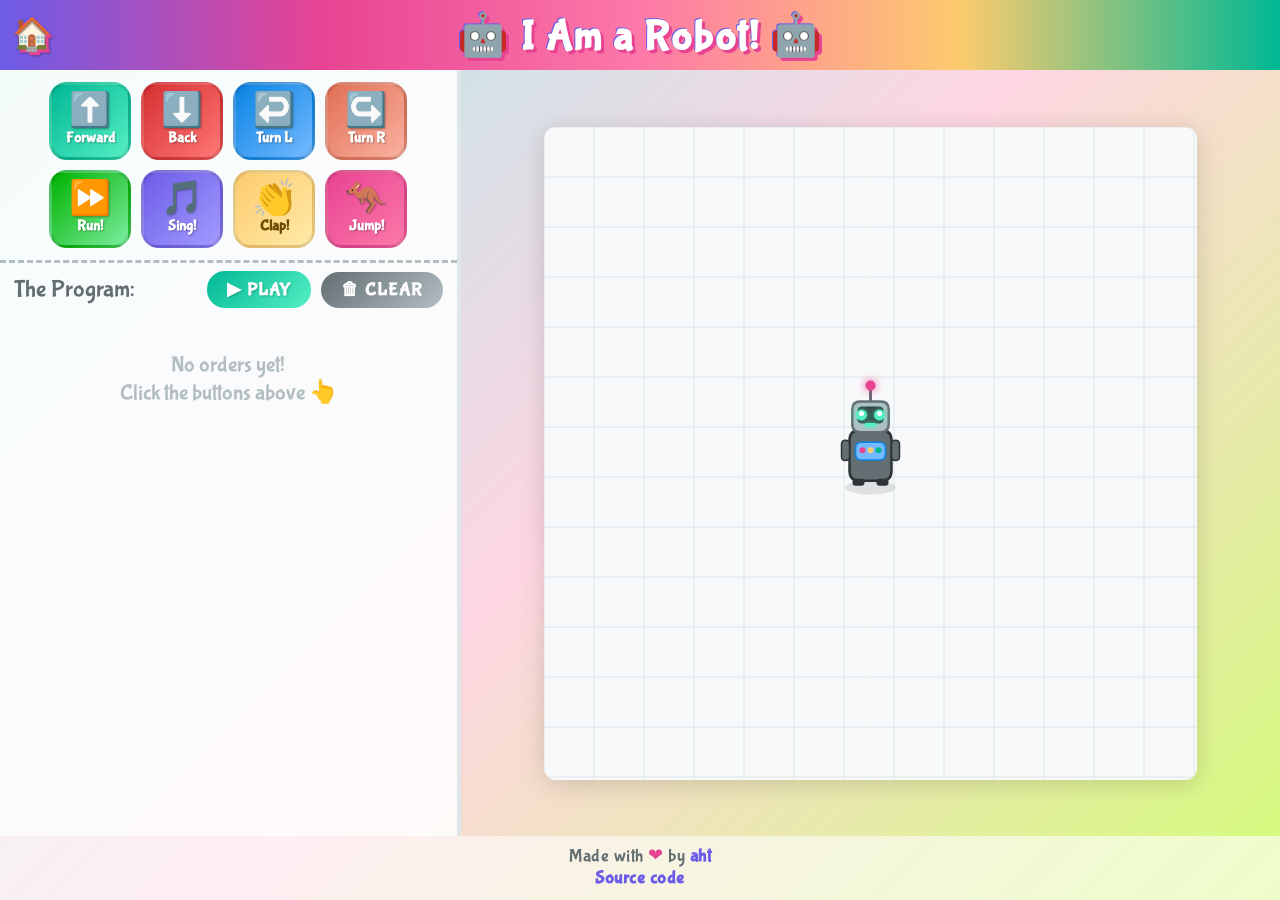
<file: robot.html>
<!DOCTYPE html>
<html lang="en">
<head>
<meta charset="UTF-8">
<meta name="viewport" content="width=device-width, initial-scale=1.0">
<title>I Am a Robot!</title>
<link rel="stylesheet" href="common.css">
<style>

  /* LEFT PANEL */
  .left-panel {
    width: 36%;
    min-width: 340px;
    display: flex;
    flex-direction: column;
    background: rgba(255,255,255,0.88);
    border-right: 4px solid #dfe6e9;
    min-height: 0;
  }

  .palette {
    display: grid;
    grid-template-columns: repeat(4, auto);
    justify-content: center;
    gap: 10px;
    padding: 12px 16px;
    border-bottom: 3px dashed #b2bec3;
  }

  .palette-btn {
    display: flex;
    flex-direction: column;
    align-items: center;
    justify-content: center;
    width: 82px;
    height: 78px;
    border: 3px solid rgba(0,0,0,0.1);
    border-radius: 18px;
    cursor: pointer;
    transition: transform 0.15s, box-shadow 0.15s;
    font-family: inherit;
    font-size: 0.95rem;
    font-weight: bold;
    color: #fff;
    text-shadow: 1px 1px 2px rgba(0,0,0,0.3);
    user-select: none;
  }
  .palette-btn:hover { transform: scale(1.12); box-shadow: 0 4px 16px rgba(0,0,0,0.25); }
  .palette-btn:active { transform: scale(0.95); }
  .palette-btn .icon { font-size: 2.1rem; line-height: 1; }

  .palette-btn.forward  { background: linear-gradient(135deg, #00b894, #55efc4); }
  .palette-btn.backward { background: linear-gradient(135deg, #d63031, #ff7675); }
  .palette-btn.left     { background: linear-gradient(135deg, #0984e3, #74b9ff); }
  .palette-btn.right    { background: linear-gradient(135deg, #e17055, #fab1a0); }
  .palette-btn.run      { background: linear-gradient(135deg, #00b300, #7bed9f); }
  .palette-btn.sing     { background: linear-gradient(135deg, #6c5ce7, #a29bfe); }
  .palette-btn.clap     { background: linear-gradient(135deg, #fdcb6e, #ffeaa7); color: #6d4c00; text-shadow: none; }
  .palette-btn.jump     { background: linear-gradient(135deg, #e84393, #fd79a8); }

  .program-header {
    display: flex;
    align-items: center;
    padding: 8px 14px;
    gap: 10px;
  }

  .program-title {
    flex: 1;
    font-size: 1.5rem;
    color: #636e72;
  }

  .program-header .ctrl-btn {
    font-size: 1.1rem;
    padding: 8px 20px;
  }

  .program-list {
    flex: 1;
    overflow-y: auto;
    padding: 6px 16px;
    min-height: 0;
  }

  .program-item {
    display: flex;
    align-items: center;
    gap: 12px;
    padding: 8px 14px;
    margin-bottom: 8px;
    border-radius: 14px;
    background: #fff;
    box-shadow: 0 2px 8px rgba(0,0,0,0.08);
    transition: transform 0.2s, box-shadow 0.3s;
    position: relative;
  }
  .program-item.highlight {
    transform: scale(1.06);
    box-shadow: 0 0 24px 6px rgba(108, 92, 231, 0.6);
    z-index: 1;
  }

  .program-item .line-num {
    font-size: 1.6rem;
    font-weight: bold;
    color: #b2bec3;
    min-width: 32px;
    text-align: right;
  }

  .program-item .instr-icon {
    width: 46px;
    height: 46px;
    border-radius: 12px;
    display: flex;
    align-items: center;
    justify-content: center;
    font-size: 1.6rem;
    color: #fff;
    flex-shrink: 0;
  }

  .program-item .instr-label {
    flex: 1;
    font-size: 1.4rem;
    color: #2d3436;
  }

  .program-item .remove-btn {
    background: none;
    border: none;
    font-size: 1.6rem;
    color: #b2bec3;
    cursor: pointer;
    padding: 0 6px;
    transition: color 0.2s;
    font-family: inherit;
  }
  .program-item .remove-btn:hover { color: #d63031; }

  .play-btn {
    background: linear-gradient(135deg, #00b894, #55efc4);
    color: #fff;
    text-shadow: 1px 1px 2px rgba(0,0,0,0.2);
  }
  .play-btn:disabled {
    opacity: 0.5;
    cursor: not-allowed;
    transform: none !important;
    box-shadow: none !important;
  }
  .clear-btn {
    background: linear-gradient(135deg, #636e72, #b2bec3);
    color: #fff;
  }

  canvas {
    border-radius: 12px;
    box-shadow: 0 4px 24px rgba(0,0,0,0.15);
  }

  /* Empty state */
  .empty-msg {
    text-align: center;
    color: #b2bec3;
    font-size: 1.4rem;
    padding: 30px 20px;
  }

  @media (max-width: 768px) {
    .left-panel {
      width: 100%;
      min-width: 0;
      border-right: none;
      border-bottom: 4px solid #dfe6e9;
    }
    .palette {
      gap: 8px;
      padding: 10px 12px;
    }
    .palette-btn {
      width: 68px;
      height: 66px;
      font-size: 0.8rem;
      border-radius: 14px;
    }
    .palette-btn .icon {
      font-size: 1.6rem;
    }
    .program-list {
      max-height: 180px;
    }
    .program-header {
      padding: 6px 12px;
    }
    .program-title {
      font-size: 1.2rem;
    }
    .program-header .ctrl-btn {
      font-size: 0.95rem;
      padding: 6px 14px;
    }
    .program-item {
      gap: 8px;
      padding: 6px 10px;
      margin-bottom: 6px;
    }
    .program-item .line-num {
      font-size: 1.3rem;
      min-width: 24px;
    }
    .program-item .instr-icon {
      width: 38px;
      height: 38px;
      font-size: 1.3rem;
    }
    .program-item .instr-label {
      font-size: 1.1rem;
    }
  }

</style>
</head>
<body>

<h1><a href="index.html" class="back-btn">&#x1F3E0;</a>&#129302; I Am a Robot! &#129302;</h1>

<div class="container">
  <div class="left-panel">
    <div class="palette">
      <button class="palette-btn forward"  onclick="addInstruction('forward')"><span class="icon">&#x2B06;&#xFE0F;</span>Forward</button>
      <button class="palette-btn backward" onclick="addInstruction('backward')"><span class="icon">&#x2B07;&#xFE0F;</span>Back</button>
      <button class="palette-btn left"     onclick="addInstruction('left')"><span class="icon">&#x21A9;&#xFE0F;</span>Turn L</button>
      <button class="palette-btn right"    onclick="addInstruction('right')"><span class="icon">&#x21AA;&#xFE0F;</span>Turn R</button>
      <button class="palette-btn run"      onclick="addInstruction('run')"><span class="icon">&#x23E9;</span>Run!</button>
      <button class="palette-btn sing"     onclick="addInstruction('sing')"><span class="icon">&#127925;</span>Sing!</button>
      <button class="palette-btn clap"     onclick="addInstruction('clap')"><span class="icon">&#128079;</span>Clap!</button>
      <button class="palette-btn jump"     onclick="addInstruction('jump')"><span class="icon">&#129432;</span>Jump!</button>
    </div>
    <div class="program-header">
      <div class="program-title">The Program:</div>
      <button class="ctrl-btn play-btn" id="playBtn" onclick="runProgram()">&#9654; PLAY</button>
      <button class="ctrl-btn clear-btn" id="clearBtn" onclick="clearProgram()">&#128465; CLEAR</button>
    </div>
    <div class="program-list" id="programList">
      <div class="empty-msg">No orders yet!<br>Click the buttons above &#x1F446;</div>
    </div>
  </div>
  <div class="right-panel">
    <canvas id="robotCanvas"></canvas>
  </div>
</div>

<footer class="site-footer">Made with <span class="heart">&#10084;</span> by <a href="https://aht.es">aht</a><br><a href="https://github.com/ahachete/littleprogrammers">Source code</a></footer>

<script>
// ============================================================
// STATE
// ============================================================
const STEP = 50;          // pixels per "move forward"
const GRID = STEP;
const ANIM_MS = 800;      // ms for one instruction animation
const PAUSE_MS = 500;     // pause between instructions
const ROBOT_R = 28;       // robot radius
const ROBOT_MARGIN = ROBOT_R + 6; // margin from canvas edge

const INSTR_META = {
  forward:  { icon: '\u2B06\uFE0F',  label: 'Forward',   bg: 'linear-gradient(135deg,#00b894,#55efc4)' },
  backward: { icon: '\u2B07\uFE0F',  label: 'Backward',  bg: 'linear-gradient(135deg,#d63031,#ff7675)' },
  left:     { icon: '\u21A9\uFE0F',  label: 'Turn Left',  bg: 'linear-gradient(135deg,#0984e3,#74b9ff)' },
  right:    { icon: '\u21AA\uFE0F',  label: 'Turn Right', bg: 'linear-gradient(135deg,#e17055,#fab1a0)' },
  run:      { icon: '\u23E9',        label: 'Run!',       bg: 'linear-gradient(135deg,#00b300,#7bed9f)' },
  sing:     { icon: '\uD83C\uDFB5', label: 'Sing!',      bg: 'linear-gradient(135deg,#6c5ce7,#a29bfe)' },
  clap:     { icon: '\uD83D\uDC4F', label: 'Clap!',      bg: 'linear-gradient(135deg,#fdcb6e,#ffeaa7)' },
  jump:     { icon: '\uD83E\uDD98', label: 'Jump!',      bg: 'linear-gradient(135deg,#e84393,#fd79a8)' },
};

let program = [];       // array of instruction keys
let running = false;

// Robot state
let robot = { x: 0, y: 0, angle: 0 };  // angle: 0=up, 90=right, 180=down, 270=left
let trail = [];  // [{x1,y1,x2,y2,color}]
let trailColorIdx = 0;
const TRAIL_COLORS = ['#e84393','#6c5ce7','#0984e3','#00b894','#fdcb6e','#e17055','#d63031','#00cec9'];

// ============================================================
// CANVAS SETUP
// ============================================================
const canvas = document.getElementById('robotCanvas');
const ctx = canvas.getContext('2d');

function resizeCanvas() {
  const panel = document.querySelector('.right-panel');
  const w = panel.clientWidth * 0.85;
  const h = panel.clientHeight * 0.85;
  const size = Math.min(w, h);
  canvas.width = size;
  canvas.height = size;
  resetRobot();
  drawScene();
}

function resetRobot() {
  robot.x = canvas.width / 2;
  robot.y = canvas.height / 2;
  robot.angle = 0;
  trail = [];
  trailColorIdx = 0;
}

// Clamp position so robot stays within canvas bounds
function clampPosition(x, y) {
  return {
    x: Math.max(ROBOT_MARGIN, Math.min(canvas.width - ROBOT_MARGIN, x)),
    y: Math.max(ROBOT_MARGIN, Math.min(canvas.height - ROBOT_MARGIN, y))
  };
}

window.addEventListener('resize', resizeCanvas);
setTimeout(resizeCanvas, 50);

// ============================================================
// DRAWING
// ============================================================
function drawBackground() {
  const W = canvas.width, H = canvas.height;
  ctx.fillStyle = '#f8f9fa';
  ctx.fillRect(0, 0, W, H);
  ctx.strokeStyle = '#dfe6e9';
  ctx.lineWidth = 1;
  for (let x = 0; x <= W; x += GRID) {
    ctx.beginPath(); ctx.moveTo(x, 0); ctx.lineTo(x, H); ctx.stroke();
  }
  for (let y = 0; y <= H; y += GRID) {
    ctx.beginPath(); ctx.moveTo(0, y); ctx.lineTo(W, y); ctx.stroke();
  }
}

function drawTrail(trailData) {
  for (const t of trailData) {
    ctx.strokeStyle = t.color;
    ctx.lineWidth = 7;
    ctx.lineCap = 'round';
    ctx.beginPath();
    ctx.moveTo(t.x1, t.y1);
    ctx.lineTo(t.x2, t.y2);
    ctx.stroke();
  }
}

function drawScene() {
  drawBackground();
  drawTrail(trail);
  drawRobot(robot.x, robot.y, robot.angle);
}

function drawFullFrame(rx, ry, angle, trailData, scale, jumpOffset) {
  drawBackground();
  drawTrail(trailData);
  drawRobot(rx, ry, angle, scale, jumpOffset);
}

function drawRobot(x, y, angle, scale = 1, jumpOffset = 0) {
  ctx.save();
  ctx.translate(x, y - jumpOffset);
  ctx.rotate((angle * Math.PI) / 180);
  ctx.scale(scale, scale);

  const r = ROBOT_R;

  // Ground shadow
  ctx.fillStyle = 'rgba(0,0,0,0.10)';
  ctx.beginPath();
  ctx.ellipse(0, r + 6, r * 0.9, 7, 0, 0, Math.PI * 2);
  ctx.fill();

  // --- Isometric-angled robot body ---
  // Main body (rounded rectangle, slightly taller for perspective)
  const bw = r * 1.5, bh = r * 1.8;
  ctx.fillStyle = '#636e72';
  roundRect(ctx, -bw/2, -bh/2 + 2, bw, bh, 10);
  ctx.fill();
  ctx.strokeStyle = '#2d3436';
  ctx.lineWidth = 2.5;
  roundRect(ctx, -bw/2, -bh/2 + 2, bw, bh, 10);
  ctx.stroke();

  // Chest plate (lighter inset)
  ctx.fillStyle = '#74b9ff';
  roundRect(ctx, -bw/2 + 6, -bh/2 + 14, bw - 12, bh * 0.35, 6);
  ctx.fill();
  ctx.strokeStyle = '#0984e3';
  ctx.lineWidth = 1.5;
  roundRect(ctx, -bw/2 + 6, -bh/2 + 14, bw - 12, bh * 0.35, 6);
  ctx.stroke();

  // Chest buttons (3 small circles)
  const btnY = -bh/2 + 22;
  ctx.fillStyle = '#e84393';
  ctx.beginPath(); ctx.arc(-8, btnY, 3, 0, Math.PI*2); ctx.fill();
  ctx.fillStyle = '#fdcb6e';
  ctx.beginPath(); ctx.arc(0, btnY, 3, 0, Math.PI*2); ctx.fill();
  ctx.fillStyle = '#00b894';
  ctx.beginPath(); ctx.arc(8, btnY, 3, 0, Math.PI*2); ctx.fill();

  // Head (rounded square, slightly above body)
  const hw = r * 1.3, hh = r * 1.1;
  const headY = -bh/2 - hh/2 + 4;
  ctx.fillStyle = '#b2bec3';
  roundRect(ctx, -hw/2, headY - hh/2, hw, hh, 8);
  ctx.fill();
  ctx.strokeStyle = '#636e72';
  ctx.lineWidth = 2.5;
  roundRect(ctx, -hw/2, headY - hh/2, hw, hh, 8);
  ctx.stroke();

  // Visor / face plate
  ctx.fillStyle = '#2d3436';
  roundRect(ctx, -hw/2 + 5, headY - hh/2 + 5, hw - 10, hh * 0.55, 5);
  ctx.fill();

  // Eyes (glowing in visor)
  const eyeY = headY - 2;
  ctx.fillStyle = '#55efc4';
  ctx.shadowColor = '#55efc4';
  ctx.shadowBlur = 8;
  ctx.beginPath(); ctx.arc(-9, eyeY, 5.5, 0, Math.PI * 2); ctx.fill();
  ctx.beginPath(); ctx.arc(9, eyeY, 5.5, 0, Math.PI * 2); ctx.fill();
  ctx.shadowBlur = 0;

  // Pupils
  ctx.fillStyle = '#fff';
  ctx.beginPath(); ctx.arc(-9, eyeY - 1.5, 2.5, 0, Math.PI * 2); ctx.fill();
  ctx.beginPath(); ctx.arc(9, eyeY - 1.5, 2.5, 0, Math.PI * 2); ctx.fill();

  // Mouth (small rectangle in visor)
  ctx.fillStyle = '#55efc4';
  ctx.shadowColor = '#55efc4';
  ctx.shadowBlur = 4;
  roundRect(ctx, -6, headY + 6, 12, 4, 2);
  ctx.fill();
  ctx.shadowBlur = 0;

  // Antenna
  ctx.strokeStyle = '#636e72';
  ctx.lineWidth = 3;
  ctx.beginPath();
  ctx.moveTo(0, headY - hh/2);
  ctx.lineTo(0, headY - hh/2 - 14);
  ctx.stroke();
  // Antenna ball
  ctx.fillStyle = '#e84393';
  ctx.shadowColor = '#e84393';
  ctx.shadowBlur = 8;
  ctx.beginPath();
  ctx.arc(0, headY - hh/2 - 16, 5, 0, Math.PI * 2);
  ctx.fill();
  ctx.shadowBlur = 0;

  // Arms (small rectangles on sides)
  ctx.fillStyle = '#636e72';
  // Left arm
  roundRect(ctx, -bw/2 - 8, -bh/2 + 12, 8, bh * 0.4, 4);
  ctx.fill();
  ctx.strokeStyle = '#2d3436';
  ctx.lineWidth = 1.5;
  roundRect(ctx, -bw/2 - 8, -bh/2 + 12, 8, bh * 0.4, 4);
  ctx.stroke();
  // Right arm
  ctx.fillStyle = '#636e72';
  roundRect(ctx, bw/2, -bh/2 + 12, 8, bh * 0.4, 4);
  ctx.fill();
  ctx.strokeStyle = '#2d3436';
  roundRect(ctx, bw/2, -bh/2 + 12, 8, bh * 0.4, 4);
  ctx.stroke();

  // Feet (two small rounded rects at bottom)
  ctx.fillStyle = '#2d3436';
  roundRect(ctx, -bw/2 + 3, bh/2, 12, 7, 3);
  ctx.fill();
  roundRect(ctx, bw/2 - 15, bh/2, 12, 7, 3);
  ctx.fill();

  ctx.restore();
}

// Helper: draw rounded rectangle path
function roundRect(ctx, x, y, w, h, r) {
  ctx.beginPath();
  ctx.moveTo(x + r, y);
  ctx.lineTo(x + w - r, y);
  ctx.quadraticCurveTo(x + w, y, x + w, y + r);
  ctx.lineTo(x + w, y + h - r);
  ctx.quadraticCurveTo(x + w, y + h, x + w - r, y + h);
  ctx.lineTo(x + r, y + h);
  ctx.quadraticCurveTo(x, y + h, x, y + h - r);
  ctx.lineTo(x, y + r);
  ctx.quadraticCurveTo(x, y, x + r, y);
  ctx.closePath();
}

// ============================================================
// PROGRAM LIST UI
// ============================================================
function renderProgram() {
  const list = document.getElementById('programList');
  if (program.length === 0) {
    list.innerHTML = '<div class="empty-msg">No orders yet!<br>Click the buttons above &#x1F446;</div>';
    return;
  }
  list.innerHTML = '';
  program.forEach((key, i) => {
    const meta = INSTR_META[key];
    const item = document.createElement('div');
    item.className = 'program-item';
    item.dataset.index = i;
    item.innerHTML = `
      <span class="line-num">${i + 1}</span>
      <span class="instr-icon" style="background:${meta.bg}">${meta.icon}</span>
      <span class="instr-label">${meta.label}</span>
      <button class="remove-btn" onclick="removeInstruction(${i})" title="Remove">&times;</button>
    `;
    list.appendChild(item);
  });
  list.scrollTop = list.scrollHeight;
}

function addInstruction(key) {
  if (running) return;
  program.push(key);
  renderProgram();
  playBoop();
}

function removeInstruction(index) {
  if (running) return;
  program.splice(index, 1);
  renderProgram();
}

function clearProgram() {
  if (running) return;
  program = [];
  renderProgram();
  resetRobot();
  drawScene();
}

// ============================================================
// EXECUTION
// ============================================================
async function runProgram() {
  if (running || program.length === 0) return;
  running = true;
  document.getElementById('playBtn').disabled = true;

  resetRobot();
  drawScene();
  await sleep(300);

  for (let i = 0; i < program.length; i++) {
    highlightInstruction(i);
    await sleep(200);

    const key = program[i];
    await executeInstruction(key);

    unhighlightAll();
    if (i < program.length - 1) await sleep(PAUSE_MS);
  }

  launchConfetti();

  running = false;
  document.getElementById('playBtn').disabled = false;
}

function highlightInstruction(index) {
  const items = document.querySelectorAll('.program-item');
  items.forEach((el, i) => {
    el.classList.toggle('highlight', i === index);
    if (i === index) el.scrollIntoView({ behavior: 'smooth', block: 'nearest' });
  });
}

function unhighlightAll() {
  document.querySelectorAll('.program-item').forEach(el => el.classList.remove('highlight'));
}

async function executeInstruction(key) {
  switch (key) {
    case 'forward':  await animateMove(1); break;
    case 'backward': await animateMove(-1); break;
    case 'run':      await animateMove(4); break;
    case 'left':     await animateRotate(-90); break;
    case 'right':    await animateRotate(90); break;
    case 'sing':     await animateSing(); break;
    case 'clap':     await animateClap(); break;
    case 'jump':     await animateJump(); break;
  }
}

// ============================================================
// ANIMATIONS
// ============================================================
function sleep(ms) { return new Promise(r => setTimeout(r, ms)); }

function directionVector(angle) {
  const rad = ((angle - 90) * Math.PI) / 180;
  return { dx: Math.cos(rad), dy: Math.sin(rad) };
}

async function animateMove(steps) {
  const { dx, dy } = directionVector(robot.angle);
  const totalDist = steps * STEP;
  const x1 = robot.x, y1 = robot.y;
  let x2 = x1 + dx * totalDist;
  let y2 = y1 + dy * totalDist;
  // Clamp destination
  const clamped = clampPosition(x2, y2);
  x2 = clamped.x; y2 = clamped.y;

  const duration = ANIM_MS * (Math.abs(steps) > 1 ? 1.5 : 1);
  const startTime = performance.now();
  const color = TRAIL_COLORS[trailColorIdx % TRAIL_COLORS.length];
  trailColorIdx++;

  return new Promise(resolve => {
    function frame(now) {
      const t = Math.min((now - startTime) / duration, 1);
      const ease = t < 0.5 ? 2 * t * t : -1 + (4 - 2 * t) * t;
      const cx = x1 + (x2 - x1) * ease;
      const cy = y1 + (y2 - y1) * ease;

      const partialTrail = { x1, y1, x2: cx, y2: cy, color };
      drawFullFrame(cx, cy, robot.angle, [...trail, partialTrail], 1, 0);

      if (t < 1) {
        requestAnimationFrame(frame);
      } else {
        robot.x = x2;
        robot.y = y2;
        trail.push({ x1, y1, x2, y2, color });
        drawScene();
        playBoop();
        resolve();
      }
    }
    requestAnimationFrame(frame);
  });
}

async function animateRotate(degrees) {
  const startAngle = robot.angle;
  const endAngle = startAngle + degrees;
  const startTime = performance.now();

  return new Promise(resolve => {
    function frame(now) {
      const t = Math.min((now - startTime) / ANIM_MS, 1);
      const ease = t < 0.5 ? 2 * t * t : -1 + (4 - 2 * t) * t;
      const a = startAngle + (endAngle - startAngle) * ease;
      drawFullFrame(robot.x, robot.y, a, trail, 1, 0);

      if (t < 1) {
        requestAnimationFrame(frame);
      } else {
        robot.angle = ((endAngle % 360) + 360) % 360;
        drawScene();
        playBoop();
        resolve();
      }
    }
    requestAnimationFrame(frame);
  });
}

async function animateSing() {
  playSingMelody();
  const startTime = performance.now();
  const dur = 1800;
  return new Promise(resolve => {
    function frame(now) {
      const t = Math.min((now - startTime) / dur, 1);
      const wiggle = Math.sin(t * Math.PI * 10) * 12;
      const sc = 1 + Math.sin(t * Math.PI * 5) * 0.1;
      drawFullFrame(robot.x + wiggle, robot.y, robot.angle, trail, sc, 0);
      // Floating music notes
      const noteSize = 28 + t * 10;
      ctx.font = `${noteSize}px serif`;
      ctx.fillStyle = `rgba(108,92,231,${Math.max(0, 1 - t * 1.2)})`;
      ctx.fillText('\u266A', robot.x - 35, robot.y - 40 - t * 60);
      ctx.fillText('\u266B', robot.x + 20, robot.y - 30 - t * 70);
      ctx.fillText('\u266A', robot.x - 8, robot.y - 55 - t * 50);

      if (t < 1) requestAnimationFrame(frame);
      else { drawScene(); resolve(); }
    }
    requestAnimationFrame(frame);
  });
}

async function animateClap() {
  playClapSound();
  const startTime = performance.now();
  const dur = 1400;
  return new Promise(resolve => {
    function frame(now) {
      const t = Math.min((now - startTime) / dur, 1);
      const squeeze = 1 + Math.sin(t * Math.PI * 8) * 0.18;
      drawFullFrame(robot.x, robot.y, robot.angle, trail, squeeze, 0);
      // Clap bursts
      if (t < 0.8) {
        const burstAlpha = Math.max(0, 1 - t * 1.4);
        const sz = 24 + t * 30;
        ctx.font = `${sz}px serif`;
        ctx.fillStyle = `rgba(253,203,110,${burstAlpha})`;
        ctx.fillText('\u2728', robot.x - 40 - t * 25, robot.y - 20);
        ctx.fillText('\u2728', robot.x + 25 + t * 25, robot.y - 20);
        ctx.fillText('\uD83D\uDC4F', robot.x - 14, robot.y - 40 - t * 35);
        // Extra stars
        ctx.fillText('\u2728', robot.x - 10 - t * 40, robot.y - 50 - t * 20);
        ctx.fillText('\u2728', robot.x + 15 + t * 35, robot.y - 45 - t * 25);
      }
      if (t < 1) requestAnimationFrame(frame);
      else { drawScene(); resolve(); }
    }
    requestAnimationFrame(frame);
  });
}

async function animateJump() {
  playBoop(600);
  const startTime = performance.now();
  const dur = 1000;
  return new Promise(resolve => {
    function frame(now) {
      const t = Math.min((now - startTime) / dur, 1);
      const jumpH = Math.sin(t * Math.PI) * 55;
      // Squash on takeoff and landing
      let sc = 1;
      if (t < 0.1) sc = 1 - t * 2;           // squash before jump
      else if (t > 0.85) sc = 1 + (t - 0.85) / 0.15 * 0.15; // squash on land
      drawFullFrame(robot.x, robot.y, robot.angle, trail, sc, jumpH);
      // Shadow under robot gets smaller as it rises
      if (jumpH > 5) {
        const shadowScale = 1 - (jumpH / 55) * 0.5;
        ctx.fillStyle = `rgba(0,0,0,${0.08 * shadowScale})`;
        ctx.beginPath();
        ctx.ellipse(robot.x, robot.y + ROBOT_R + 6, ROBOT_R * 0.9 * shadowScale, 7 * shadowScale, 0, 0, Math.PI * 2);
        ctx.fill();
      }

      if (t < 1) requestAnimationFrame(frame);
      else { drawScene(); resolve(); }
    }
    requestAnimationFrame(frame);
  });
}

// ============================================================
// SOUNDS (Web Audio API)
// ============================================================
let audioCtx = null;
function getAudioCtx() {
  if (!audioCtx) audioCtx = new (window.AudioContext || window.webkitAudioContext)();
  return audioCtx;
}

function playBoop(freq = 440) {
  try {
    const ctx = getAudioCtx();
    const osc = ctx.createOscillator();
    const gain = ctx.createGain();
    osc.type = 'sine';
    osc.frequency.value = freq;
    gain.gain.setValueAtTime(0.15, ctx.currentTime);
    gain.gain.exponentialRampToValueAtTime(0.001, ctx.currentTime + 0.15);
    osc.connect(gain);
    gain.connect(ctx.destination);
    osc.start();
    osc.stop(ctx.currentTime + 0.15);
  } catch(e) {}
}

function playSingMelody() {
  try {
    const ctx = getAudioCtx();
    const notes = [523, 587, 659, 698, 784, 698, 659, 587, 523, 659, 784, 880];
    notes.forEach((freq, i) => {
      const osc = ctx.createOscillator();
      const gain = ctx.createGain();
      osc.type = 'triangle';
      osc.frequency.value = freq;
      const t = ctx.currentTime + i * 0.15;
      gain.gain.setValueAtTime(0.2, t);
      gain.gain.exponentialRampToValueAtTime(0.001, t + 0.14);
      osc.connect(gain);
      gain.connect(ctx.destination);
      osc.start(t);
      osc.stop(t + 0.15);
    });
  } catch(e) {}
}

function playClapSound() {
  try {
    const ctx = getAudioCtx();
    for (let c = 0; c < 4; c++) {
      const bufferSize = ctx.sampleRate * 0.06;
      const buffer = ctx.createBuffer(1, bufferSize, ctx.sampleRate);
      const data = buffer.getChannelData(0);
      for (let i = 0; i < bufferSize; i++) data[i] = (Math.random() * 2 - 1) * (1 - i / bufferSize);
      const source = ctx.createBufferSource();
      source.buffer = buffer;
      const gain = ctx.createGain();
      const t = ctx.currentTime + c * 0.25;
      gain.gain.setValueAtTime(0.3, t);
      gain.gain.exponentialRampToValueAtTime(0.001, t + 0.06);
      source.connect(gain);
      gain.connect(ctx.destination);
      source.start(t);
    }
  } catch(e) {}
}

// ============================================================
// CONFETTI
// ============================================================
function launchConfetti() {
  const colors = ['#e84393','#6c5ce7','#0984e3','#00b894','#fdcb6e','#e17055','#d63031','#00cec9','#fd79a8','#a29bfe'];
  for (let i = 0; i < 80; i++) {
    const piece = document.createElement('div');
    piece.className = 'confetti-piece';
    piece.style.background = colors[Math.floor(Math.random() * colors.length)];
    piece.style.left = Math.random() * 100 + 'vw';
    piece.style.top = '-10px';
    piece.style.width = (8 + Math.random() * 10) + 'px';
    piece.style.height = (8 + Math.random() * 10) + 'px';
    piece.style.animationDuration = (2 + Math.random() * 2) + 's';
    piece.style.animationDelay = Math.random() * 0.5 + 's';
    document.body.appendChild(piece);
    setTimeout(() => piece.remove(), 4000);
  }
}

// ============================================================
// INIT
// ============================================================
renderProgram();
</script>
</body>
</html>
</file>
<file: common.css>
@import url('https://fonts.googleapis.com/css2?family=Bubblegum+Sans&display=swap');

* { margin: 0; padding: 0; box-sizing: border-box; }

body {
  font-family: 'Bubblegum Sans', 'Comic Sans MS', cursive;
  background: linear-gradient(135deg, #a8edea 0%, #fed6e3 50%, #d4fc79 100%);
  min-height: 100vh;
  overflow: hidden;
  display: flex;
  flex-direction: column;
}

h1 {
  text-align: center;
  font-size: 2.6rem;
  color: #fff;
  text-shadow: 3px 3px 0 #e84393, -1px -1px 0 #6c5ce7;
  padding: 10px 0 8px;
  background: linear-gradient(90deg, #6c5ce7, #e84393, #fd79a8, #fdcb6e, #00b894);
  letter-spacing: 2px;
  position: relative;
}

.back-btn {
  position: absolute;
  left: 12px;
  top: 50%;
  transform: translateY(-50%);
  text-decoration: none;
  font-size: 2rem;
  filter: drop-shadow(1px 1px 1px rgba(0,0,0,0.3));
  transition: transform 0.15s;
}
.back-btn:hover { transform: translateY(-50%) scale(1.2); }

/* Layout shared by count.html and robot.html */
.container {
  display: flex;
  flex: 1;
  gap: 0;
  min-height: 0;
}

.right-panel {
  flex: 1;
  display: flex;
  align-items: center;
  justify-content: center;
  position: relative;
  overflow: hidden;
}

.ctrl-btn {
  font-family: inherit;
  font-size: 1.5rem;
  padding: 14px 40px;
  border: none;
  border-radius: 18px;
  cursor: pointer;
  font-weight: bold;
  transition: transform 0.15s, box-shadow 0.15s;
  letter-spacing: 1px;
}
.ctrl-btn:hover { transform: scale(1.08); box-shadow: 0 4px 16px rgba(0,0,0,0.2); }
.ctrl-btn:active { transform: scale(0.95); }

/* Confetti */
.confetti-piece {
  position: fixed;
  width: 10px;
  height: 10px;
  border-radius: 2px;
  pointer-events: none;
  z-index: 9999;
  animation: confetti-fall 2.5s ease-out forwards;
}
@keyframes confetti-fall {
  0% { opacity: 1; transform: translateY(0) rotate(0deg); }
  100% { opacity: 0; transform: translateY(100vh) rotate(720deg); }
}

/* Footer */
.site-footer {
  text-align: center;
  padding: 10px 0;
  line-height: 1.25;
  font-size: 1.1rem;
  color: #636e72;
  background: rgba(255,255,255,0.6);
  letter-spacing: 0.5px;
}
.site-footer .heart {
  color: #e84393;
}
.site-footer a {
  color: #6c5ce7;
  text-decoration: none;
  font-weight: bold;
}
.site-footer a:hover {
  text-decoration: underline;
}

/* ===== MOBILE RESPONSIVENESS ===== */
@media (max-width: 768px) {
  body {
    overflow: visible;
  }
  h1 {
    font-size: 1.6rem;
    padding: 8px 0 6px;
  }
  .back-btn {
    font-size: 1.5rem;
    left: 8px;
  }
  .container {
    flex-direction: column;
  }
  .right-panel {
    min-height: 320px;
    padding: 16px 0;
  }
}
</file>
